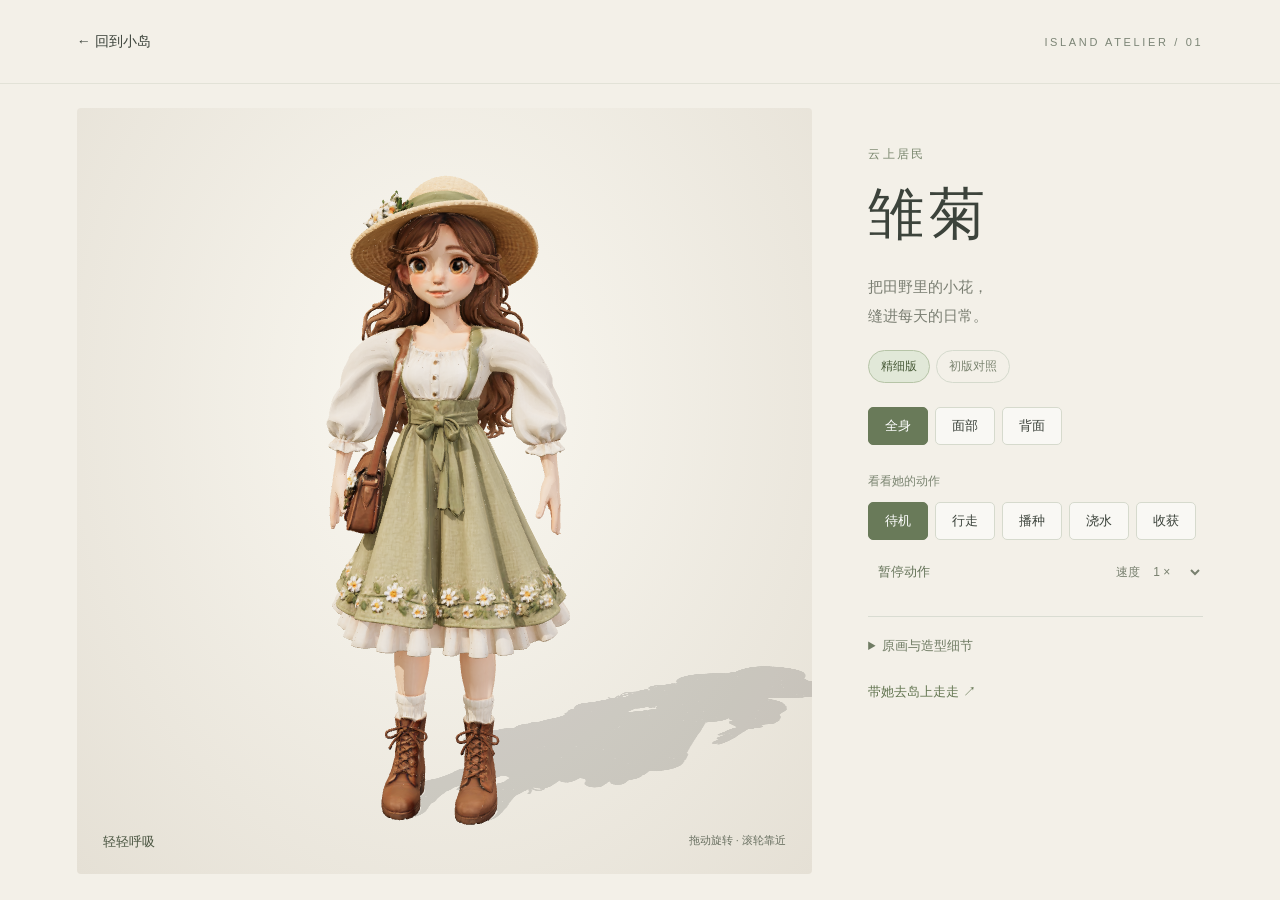
<file: viewer/character.html>
<!doctype html>
<html lang="zh-CN">
<head>
  <meta charset="utf-8"><meta name="viewport" content="width=device-width,initial-scale=1">
  <title>雏菊 · 人物工作室</title>
  <script type="importmap">{"imports":{"three":"./vendor/three/build/three.module.js","three/addons/":"./vendor/three/examples/jsm/"}}</script>
  <link rel="stylesheet" href="./character.css">
</head>
<body>
  <header><a href="./">← 回到小岛</a><span>ISLAND ATELIER / 01</span></header>
  <main>
    <section class="stage" aria-label="可旋转人物模型"><canvas id="character-canvas" aria-label="拖动旋转人物，滚轮缩放" tabindex="0"></canvas><div id="load-status" role="status">正在打开人物工作室…</div><div class="stage-caption"><span id="current-pose">轻轻呼吸</span><span>拖动旋转 · 滚轮靠近</span></div></section>
    <aside>
      <p class="eyebrow">云上居民</p><h1>雏菊</h1><p class="intro">把田野里的小花，<br>缝进每天的日常。</p>
      <nav class="model-versions" aria-label="人物版本"><a href="?model=tripo" data-model="tripo">精细版</a><a href="?model=local" data-model="local">初版对照</a></nav>
      <div class="camera-buttons" role="group" aria-label="观察角度"><button data-camera="full" aria-pressed="true">全身</button><button data-camera="face" aria-pressed="false">面部</button><button data-camera="back" aria-pressed="false">背面</button></div>
      <p class="label">看看她的动作</p><div class="motion-buttons" role="group" aria-label="人物动作"><button data-clip="Idle" aria-pressed="true">待机</button><button data-clip="Walk" aria-pressed="false">行走</button><button data-clip="Plant" aria-pressed="false">播种</button><button data-clip="Water" aria-pressed="false">浇水</button><button data-clip="Harvest" aria-pressed="false">收获</button></div>
      <div class="playback"><button id="pause-character" aria-pressed="false">暂停动作</button><label>速度 <select id="speed" aria-label="动作播放速度"><option value=".5">0.5 ×</option><option value="1" selected>1 ×</option><option value="1.5">1.5 ×</option></select></label></div>
      <details><summary>原画与造型细节</summary><a href="../reference/character/original.png" target="_blank" rel="noopener"><img src="../reference/character/original.png" alt="用户提供的草帽、长卷发、绿色刺绣裙女孩参考图"></a><p id="version-description">依据参考图生成精细造型，在本地 Blender 调整骨骼、裙摆和发束权重，并接入小岛动作。</p></details>
      <a class="island-link" href="./">带她去岛上走走 ↗</a>
    </aside>
  </main>
  <script type="module" src="./character-studio.js"></script>
</body></html>
</file>
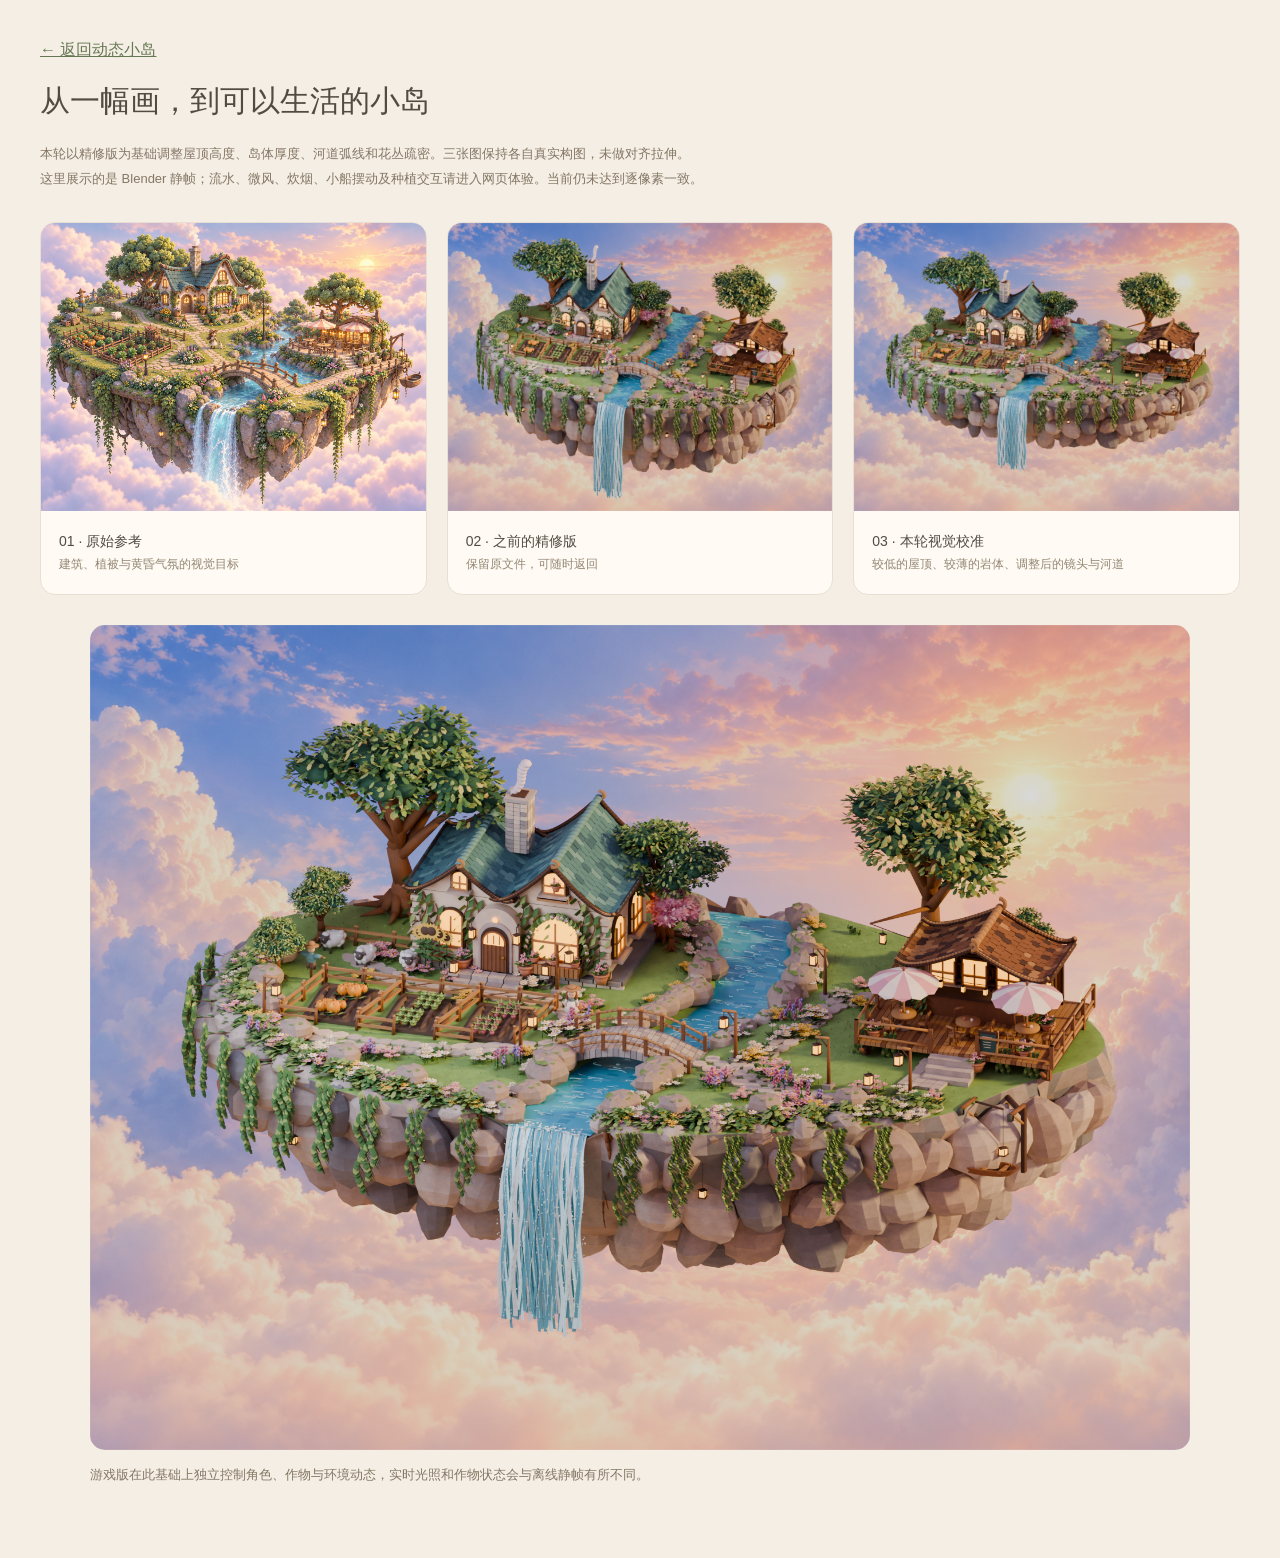
<file: renders/living/comparison.html>
<!doctype html><html lang="zh-CN"><head><meta charset="utf-8"><meta name="viewport" content="width=device-width,initial-scale=1"><title>暮光浮岛 · 三阶段画面对照</title><style>body{margin:0;padding:40px;background:#f4eee4;color:#514c43;font-family:-apple-system,"PingFang SC",sans-serif}header{max-width:1460px;margin:0 auto 30px}h1{font-family:"Songti SC",serif;font-size:30px;font-weight:500}p{font-size:13px;line-height:1.9;color:#857765}a{color:#667853}.grid{display:grid;grid-template-columns:repeat(3,minmax(0,1fr));gap:20px;max-width:1460px;margin:auto}figure{margin:0;background:#fffaf3;border-radius:15px;overflow:hidden;border:1px solid #e8dfd2}img{display:block;width:100%;aspect-ratio:4/3;object-fit:contain}figcaption{padding:18px;font-size:14px;line-height:1.8}small{display:block;color:#948775;font-size:12px}.large{max-width:1100px;margin:30px auto}.large img{border-radius:15px}@media(max-width:850px){body{padding:22px}.grid{grid-template-columns:1fr}}</style></head><body><header><a href="../../viewer/">← 返回动态小岛</a><h1>从一幅画，到可以生活的小岛</h1><p>本轮以精修版为基础调整屋顶高度、岛体厚度、河道弧线和花丛疏密。三张图保持各自真实构图，未做对齐拉伸。<br>这里展示的是 Blender 静帧；流水、微风、炊烟、小船摆动及种植交互请进入网页体验。当前仍未达到逐像素一致。</p></header><main><div class="grid"><figure><img src="../../reference/concept.png" alt="用户提供的暮光浮岛参考图"><figcaption>01 · 原始参考<small>建筑、植被与黄昏气氛的视觉目标</small></figcaption></figure><figure><img src="../refined/island_dusk_refined.png" alt="之前的精修版"><figcaption>02 · 之前的精修版<small>保留原文件，可随时返回</small></figcaption></figure><figure><img src="island_living.png" alt="这轮调整后的 Blender 场景"><figcaption>03 · 本轮视觉校准<small>较低的屋顶、较薄的岩体、调整后的镜头与河道</small></figcaption></figure></div><div class="large"><img src="island_living.png" alt="本轮校准渲染大图" style="width:100%"><p>游戏版在此基础上独立控制角色、作物与环境动态，实时光照和作物状态会与离线静帧有所不同。</p></div></main></body></html>
</file>
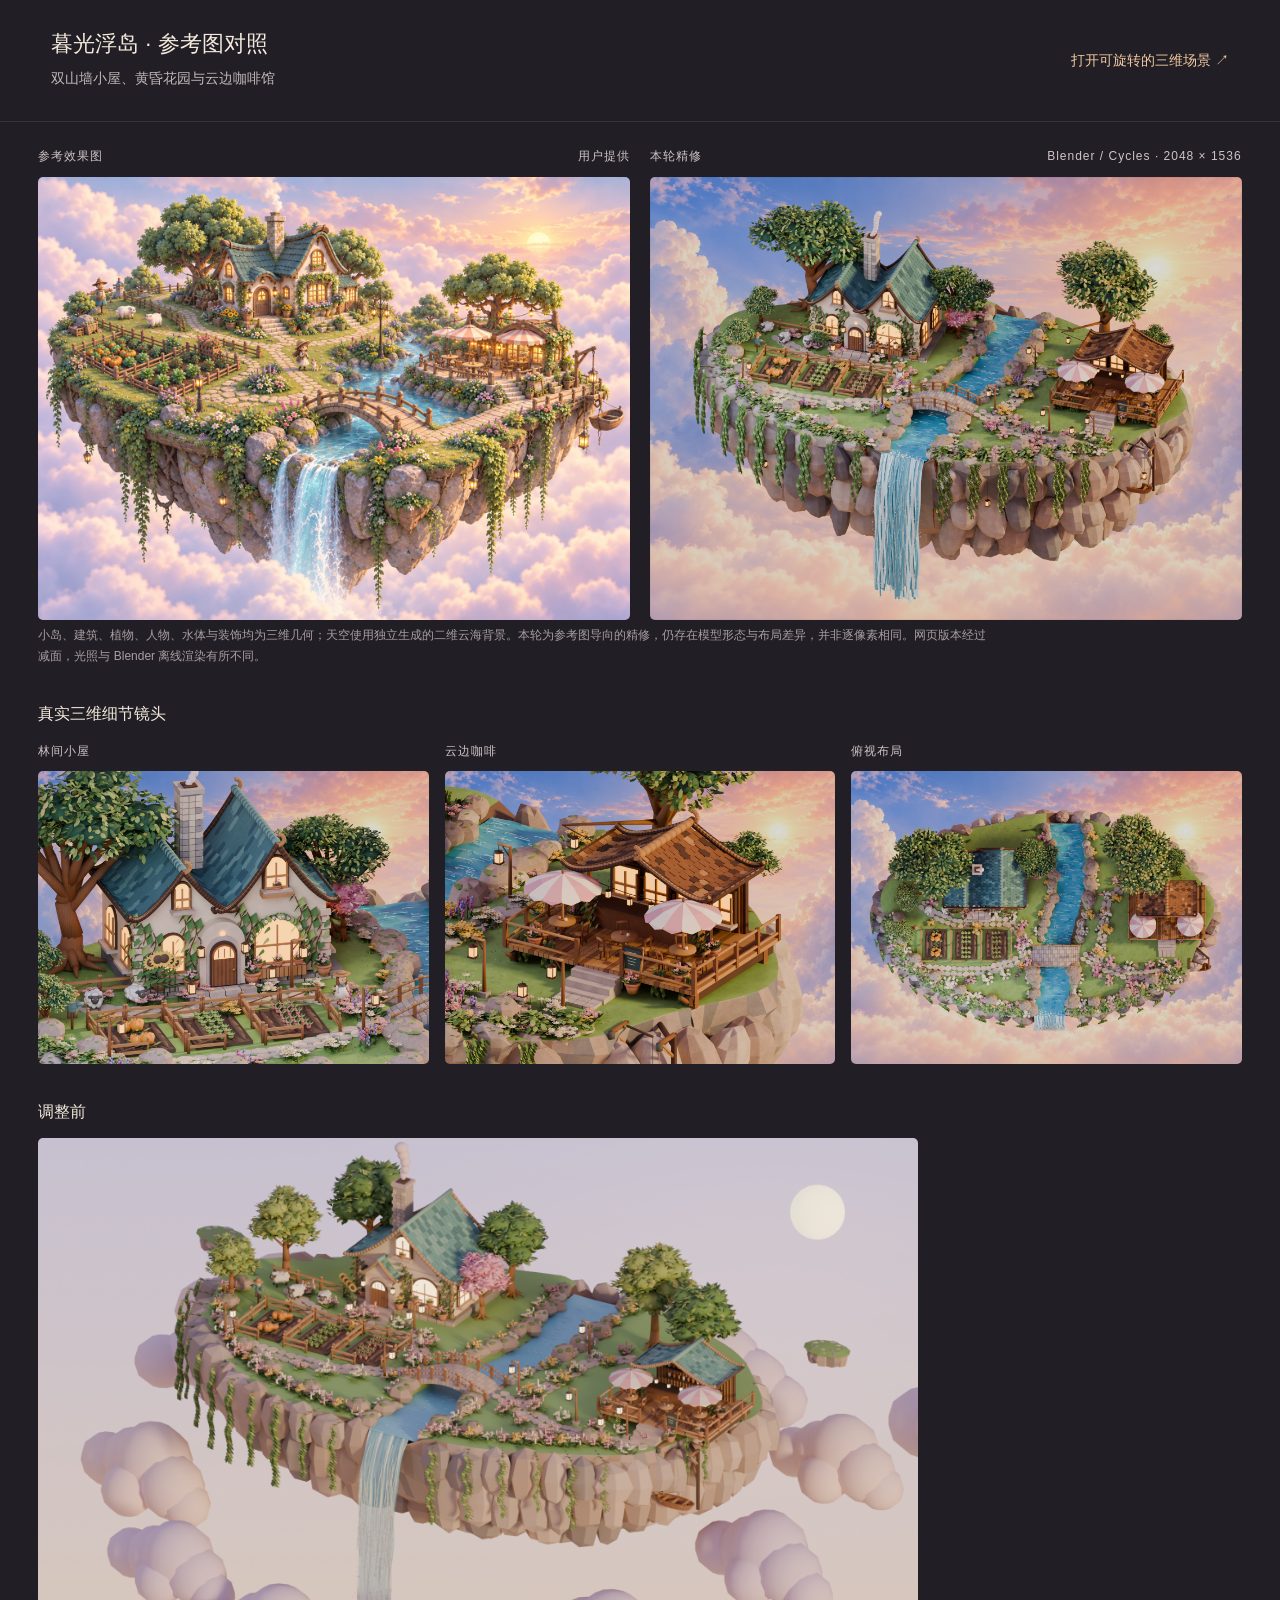
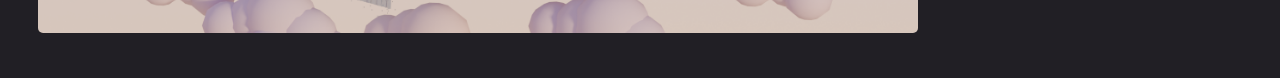
<file: renders/refined/comparison.html>
<!doctype html>
<html lang="zh-CN">
<meta charset="utf-8"><meta name="viewport" content="width=device-width,initial-scale=1">
<title>暮光浮岛 · 参考图对照</title>
<style>
*{box-sizing:border-box}body{margin:0;background:#211f25;color:#f4e9dc;font:14px/1.7 -apple-system,BlinkMacSystemFont,"PingFang SC",sans-serif}header{padding:25px 4vw;display:flex;align-items:center;justify-content:space-between;gap:20px;border-bottom:1px solid #ffffff18}h1{font-size:22px;font-weight:500;margin:0}p{margin:5px 0;color:#c1b8ba}a{color:#f2c9a1;text-decoration:none}main{padding:24px 3vw 45px}.pair{display:grid;grid-template-columns:1fr 1fr;gap:20px}figure{margin:0}figcaption{display:flex;justify-content:space-between;margin:0 0 10px;color:#cfc3c7;font-size:12px;letter-spacing:1px}img{width:100%;display:block;border-radius:5px}section{margin-top:34px}h2{font-size:16px;font-weight:500}.details{display:grid;grid-template-columns:1fr 1fr 1fr;gap:16px}.baseline{max-width:880px}.note{max-width:950px;font-size:12px;color:#a99da3}@media(max-width:750px){.pair,.details{grid-template-columns:1fr}header{align-items:flex-start;flex-direction:column}}
</style>
<header><div><h1>暮光浮岛 · 参考图对照</h1><p>双山墙小屋、黄昏花园与云边咖啡馆</p></div><a href="../../viewer/">打开可旋转的三维场景 ↗</a></header>
<main>
<div class="pair">
<figure><figcaption>参考效果图 <span>用户提供</span></figcaption><a href="../../reference/concept.png"><img src="../../reference/concept.png" alt="用户提供的悬浮小岛参考插画"></a></figure>
<figure><figcaption>本轮精修 <span>Blender / Cycles · 2048 × 1536</span></figcaption><a href="island_dusk_refined.png"><img src="island_dusk_refined.png" alt="本轮真实三维场景渲染"></a></figure>
</div>
<p class="note">小岛、建筑、植物、人物、水体与装饰均为三维几何；天空使用独立生成的二维云海背景。本轮为参考图导向的精修，仍存在模型形态与布局差异，并非逐像素相同。网页版本经过减面，光照与 Blender 离线渲染有所不同。</p>
<section><h2>真实三维细节镜头</h2><div class="details">
<figure><figcaption>林间小屋</figcaption><a href="house_detail.png"><img src="house_detail.png" alt="精修小屋细节"></a></figure>
<figure><figcaption>云边咖啡</figcaption><a href="cafe_detail.png"><img src="cafe_detail.png" alt="精修咖啡馆细节"></a></figure>
<figure><figcaption>俯视布局</figcaption><a href="layout_top.png"><img src="layout_top.png" alt="精修场景的俯视布局"></a></figure>
</div></section>
<section><h2>调整前</h2><figure class="baseline"><img src="../island_dusk_2048.png" alt="上一版本的 Blender 渲染"></figure></section>
</main>
</html>
</file>
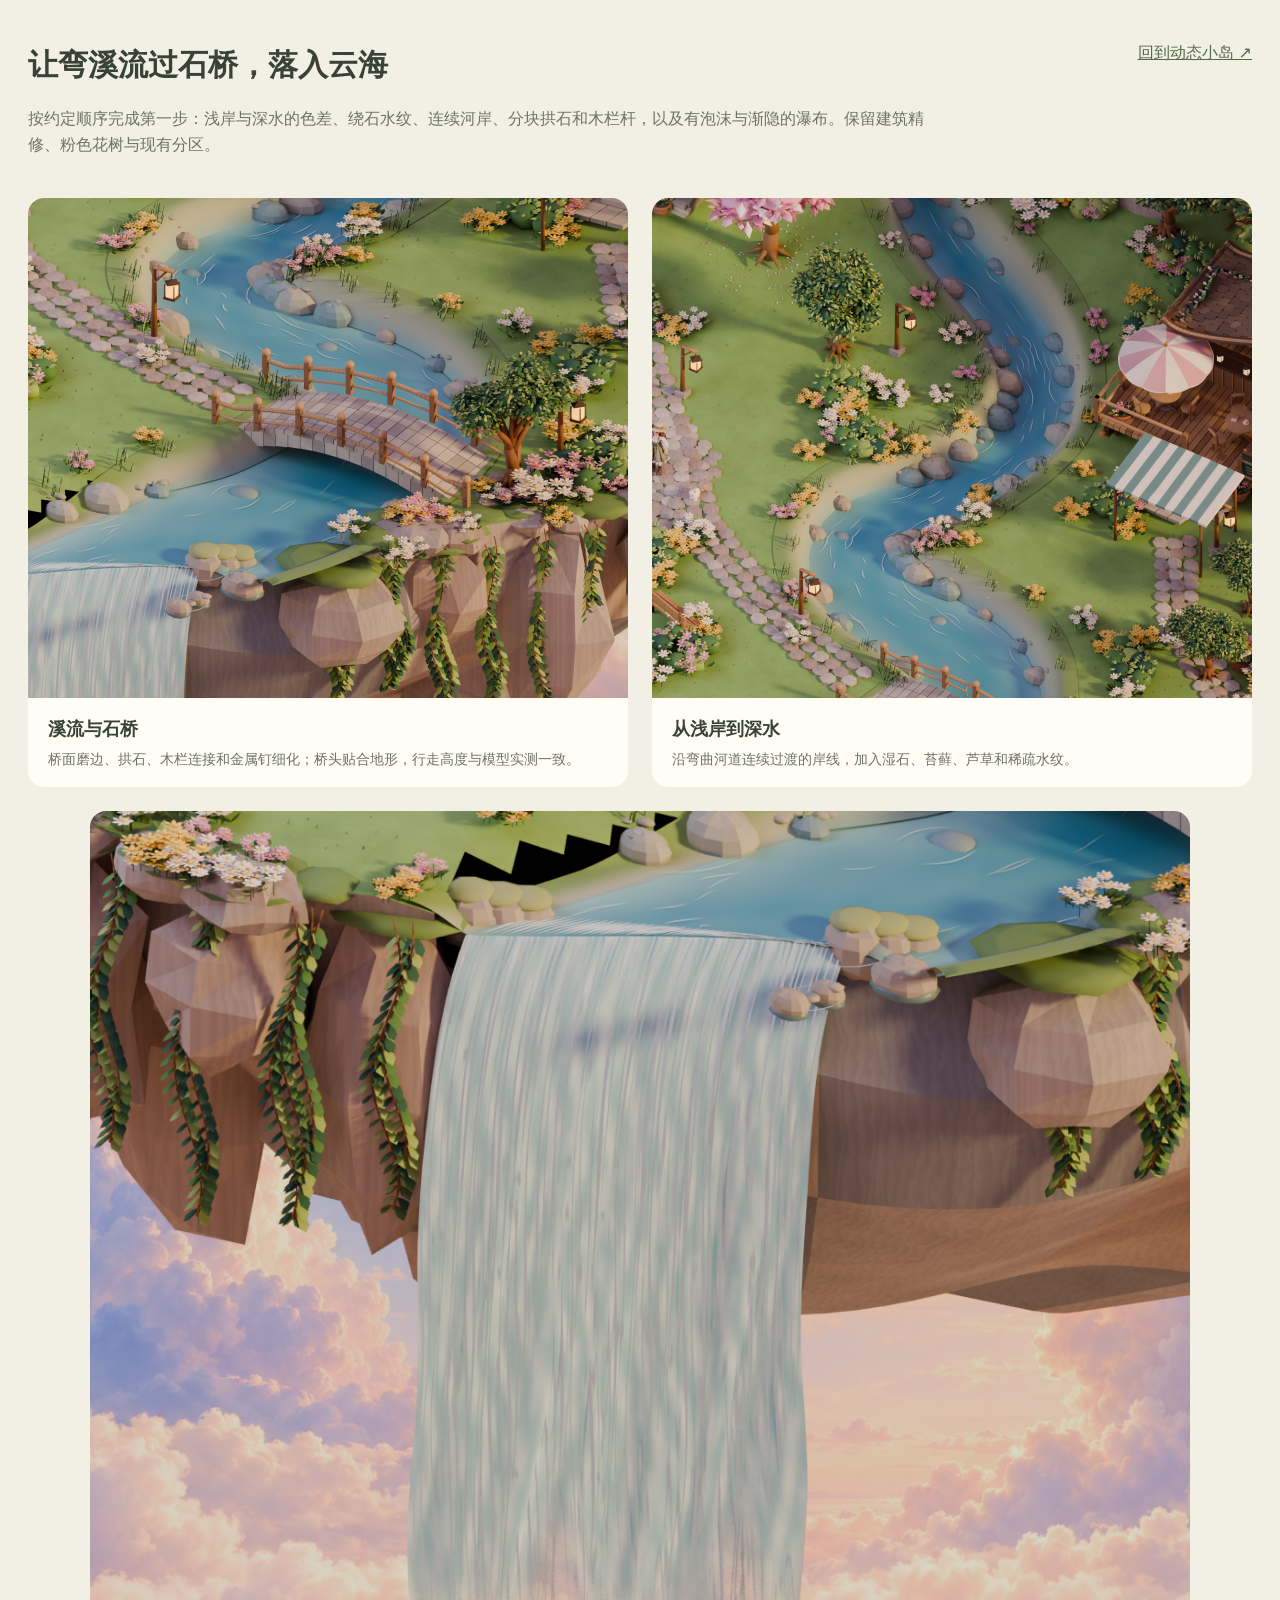
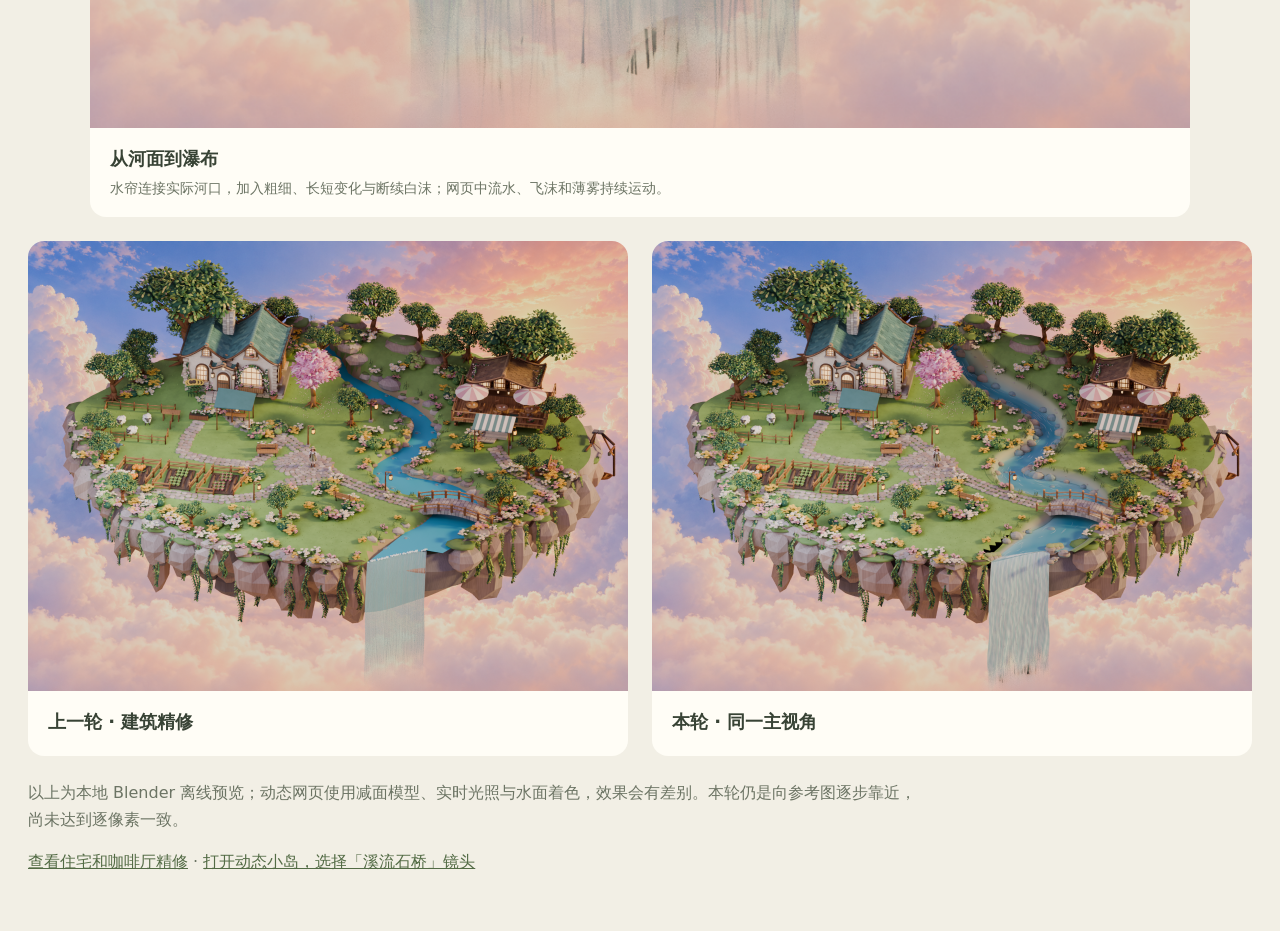
<file: renders/waterside/comparison.html>
<!doctype html>
<html lang="zh-CN"><meta charset="utf-8"><meta name="viewport" content="width=device-width, initial-scale=1">
<title>暮光浮岛 · 弯溪与石桥</title>
<style>
*{box-sizing:border-box}body{margin:0;background:#f2efe5;color:#384335;font:16px/1.65 system-ui,sans-serif}main{max-width:1540px;margin:auto;padding:40px 28px}header{display:flex;justify-content:space-between;gap:20px;align-items:start}h1{font-size:30px;margin:0}p{max-width:900px;color:#6c7464}a{color:#536b45}section{display:grid;grid-template-columns:1fr 1fr;gap:24px;margin:24px 0}figure{margin:0;background:#fffdf6;border-radius:16px;overflow:hidden}img{display:block;width:100%;height:auto}figcaption{padding:16px 20px}h2{font-size:18px;margin:0 0 4px}.note{font-size:14px;margin:0}.wide{max-width:1100px;margin:24px auto}@media(max-width:760px){main{padding:24px 16px}header{display:block}section{grid-template-columns:1fr}h1{font-size:25px}}
</style>
<main><header><div><h1>让弯溪流过石桥，落入云海</h1><p>按约定顺序完成第一步：浅岸与深水的色差、绕石水纹、连续河岸、分块拱石和木栏杆，以及有泡沫与渐隐的瀑布。保留建筑精修、粉色花树与现有分区。</p></div><a href="../../viewer/">回到动态小岛 ↗</a></header>
<section><figure><img src="bridge_detail.png" alt="石桥近景：分块拱石、石桥面、圆头木栏杆和浅色河岸"><figcaption><h2>溪流与石桥</h2><p class="note">桥面磨边、拱石、木栏连接和金属钉细化；桥头贴合地形，行走高度与模型实测一致。</p></figcaption></figure><figure><img src="river_detail.png" alt="弯溪近景：深浅水色、河岸石簇和绕石泡沫"><figcaption><h2>从浅岸到深水</h2><p class="note">沿弯曲河道连续过渡的岸线，加入湿石、苔藓、芦草和稀疏水纹。</p></figcaption></figure></section>
<figure class="wide"><img src="waterfall_detail.png" alt="瀑布近景：不同长度的水流、断续白沫和底部渐隐"><figcaption><h2>从河面到瀑布</h2><p class="note">水帘连接实际河口，加入粗细、长短变化与断续白沫；网页中流水、飞沫和薄雾持续运动。</p></figcaption></figure>
<section><figure><img src="../architecture/hero.png" alt="上一轮建筑精修版本的整岛主视角"><figcaption><h2>上一轮 · 建筑精修</h2></figcaption></figure><figure><img src="hero.png" alt="新水系版本的整岛主视角"><figcaption><h2>本轮 · 同一主视角</h2></figcaption></figure></section>
<p>以上为本地 Blender 离线预览；动态网页使用减面模型、实时光照与水面着色，效果会有差别。本轮仍是向参考图逐步靠近，尚未达到逐像素一致。</p><p><a href="../architecture/comparison.html">查看住宅和咖啡厅精修</a> · <a href="../../viewer/">打开动态小岛，选择「溪流石桥」镜头</a></p>
</main></html>
</file>
<file: viewer/character.css>
:root{font-family:ui-sans-serif,-apple-system,BlinkMacSystemFont,"PingFang SC",sans-serif;color:#3c433b;background:#f3f0e8;font-synthesis:none}*{box-sizing:border-box}body{margin:0}button,select{font:inherit;color:inherit}button,a,select{-webkit-tap-highlight-color:transparent}button{cursor:pointer}a{color:inherit;text-decoration:none}a:hover{text-decoration:underline}header{height:84px;padding:0 6%;display:flex;justify-content:space-between;align-items:center;border-bottom:1px solid #55684b1a}header a{font-size:14px}header span{font-size:11px;letter-spacing:.24em;color:#7c8576}main{max-width:1480px;margin:auto;display:grid;grid-template-columns:minmax(0,1fr) 335px;gap:5%;padding:24px 6%}.stage{position:relative;min-width:0;height:calc(100svh - 134px);min-height:480px;background:radial-gradient(ellipse at 50% 38%,#faf8f1,#e5e0d5);border-radius:4px;overflow:hidden}canvas{display:block;width:100%;height:100%;touch-action:none}#load-status{position:absolute;inset:46% 0 auto;text-align:center;font-size:14px;pointer-events:none}#load-status.error{padding:20px;color:#953c30}.stage-caption{position:absolute;bottom:23px;left:26px;right:26px;display:flex;justify-content:space-between;gap:12px;font-size:11px;color:#697061;pointer-events:none}.stage-caption span:first-child{font-size:13px;color:#48533f}aside{padding:38px 0}.eyebrow{letter-spacing:.2em;font-size:12px;color:#79866d;margin:0}h1{font-family:ui-serif,"Songti SC",serif;font-weight:500;font-size:56px;letter-spacing:.08em;margin:14px 0 20px}.intro{line-height:1.9;color:#7a7e72;font-size:15px;margin-bottom:32px}.camera-buttons,.motion-buttons{display:flex;flex-wrap:wrap;gap:7px}button{background:#fff8;border:1px solid #d6dacd;border-radius:5px;padding:9px 16px;font-size:13px;transition:background .2s}button:hover{background:#e4e9db}button[aria-pressed=true]{background:#697a59;border-color:#697a59;color:#fff}.label{margin:28px 0 12px;font-size:12px;color:#7c8672}.playback{display:flex;align-items:center;justify-content:space-between;gap:10px;margin-top:16px}.playback button{padding:7px 10px;background:transparent;border:0;color:#657359}.playback label{font-size:12px;color:#78806f}select{border:0;background:transparent;padding:6px;font-size:12px}details{border-top:1px solid #d9dcd2;margin-top:28px;padding-top:20px}summary{cursor:pointer;font-size:13px;color:#6f7b63}details img{display:block;width:100%;border-radius:5px;margin-top:16px}details p{font-size:12px;line-height:1.85;color:#808577}.island-link{display:block;margin-top:28px;font-size:13px;color:#647652}button:focus-visible,a:focus-visible,summary:focus-visible,select:focus-visible{outline:2px solid #5a7446;outline-offset:4px}@media(max-width:800px){header{height:65px;padding:0 5%}header span{font-size:9px;letter-spacing:.15em}main{display:block;padding:16px 5%}.stage{height:62svh;min-height:380px}aside{padding:28px 0}.intro{margin-bottom:22px}h1{font-size:42px;margin-bottom:10px}.stage-caption{left:16px;right:16px;font-size:10px}.camera-buttons,.motion-buttons{gap:8px}.playback{justify-content:flex-start;gap:25px}details img{max-width:335px}}
.model-versions{display:flex;gap:6px;margin:-12px 0 24px;font-size:12px}.model-versions a{padding:7px 12px;border-radius:30px;color:#7b8470;border:1px solid #d5dacd}.model-versions a[aria-current=page]{background:#e1e8d8;border-color:#b6c4a7;color:#485b38;text-decoration:none}
</file>
